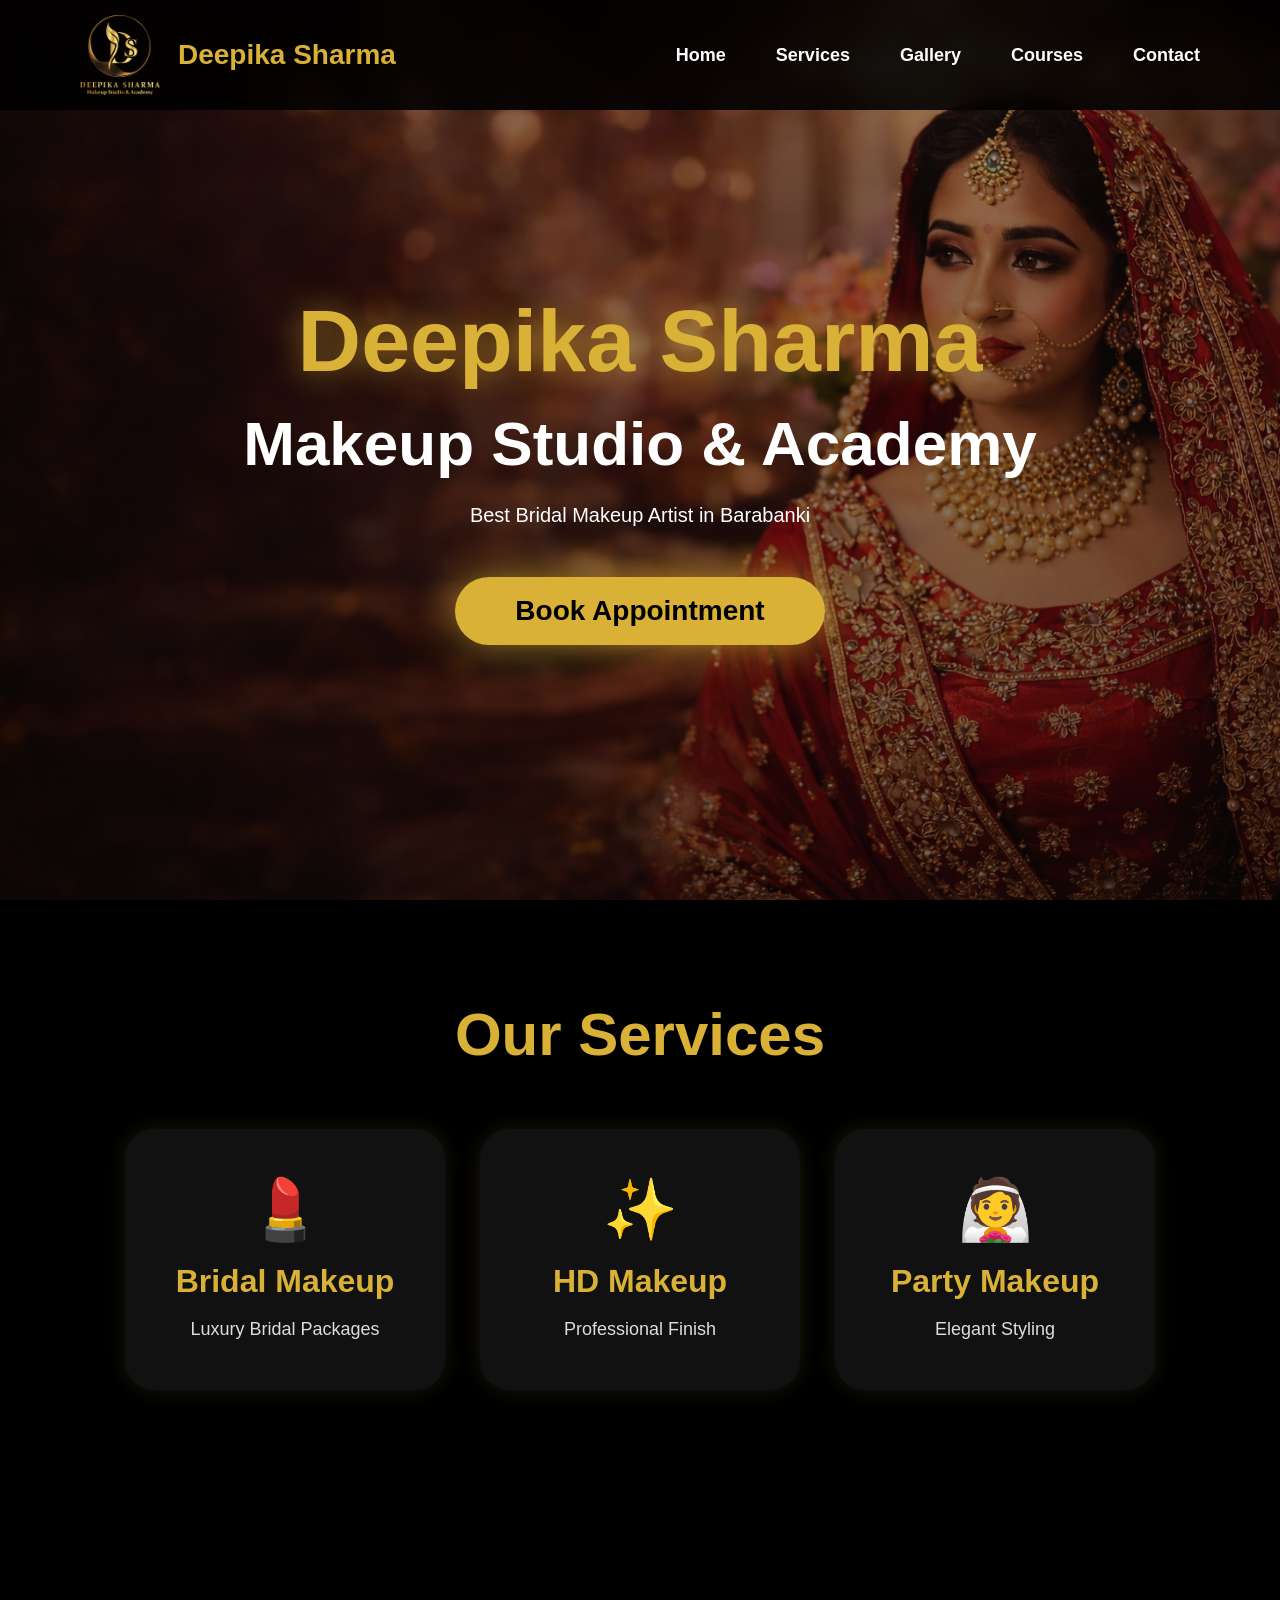
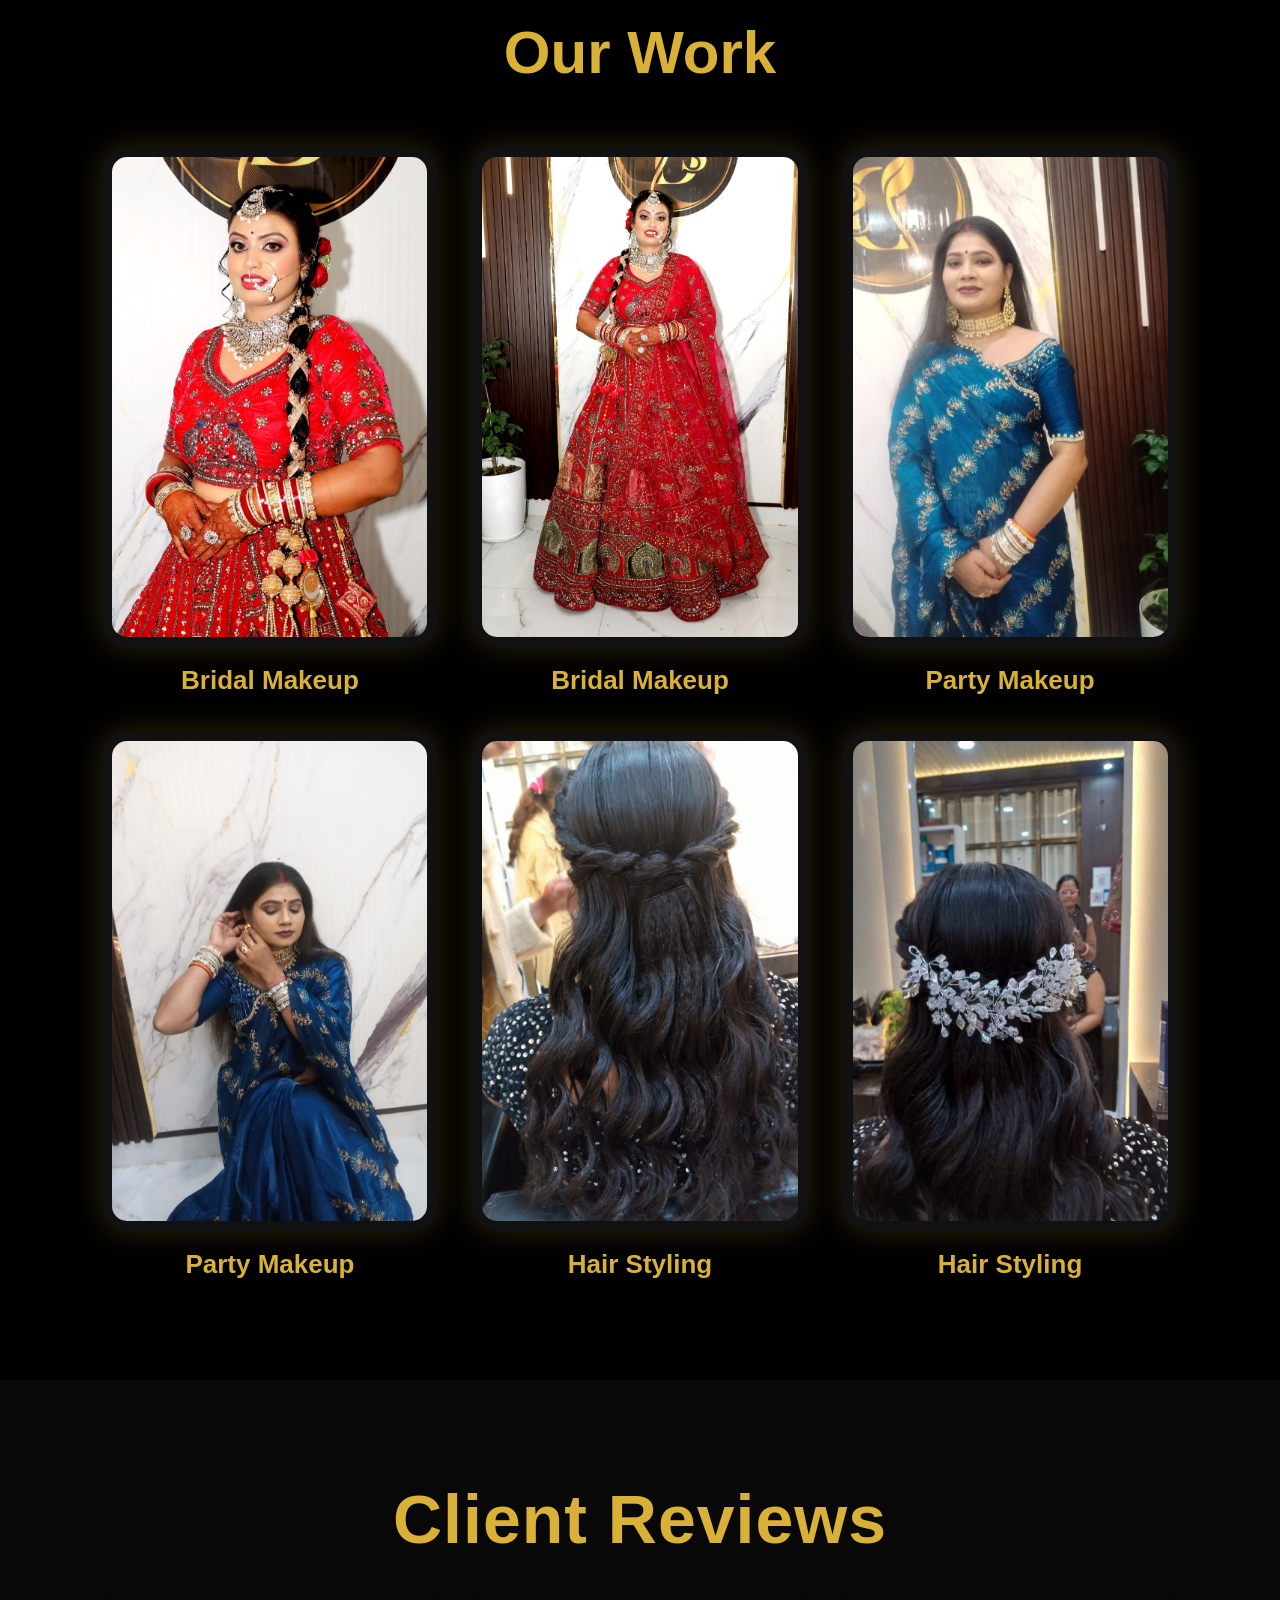
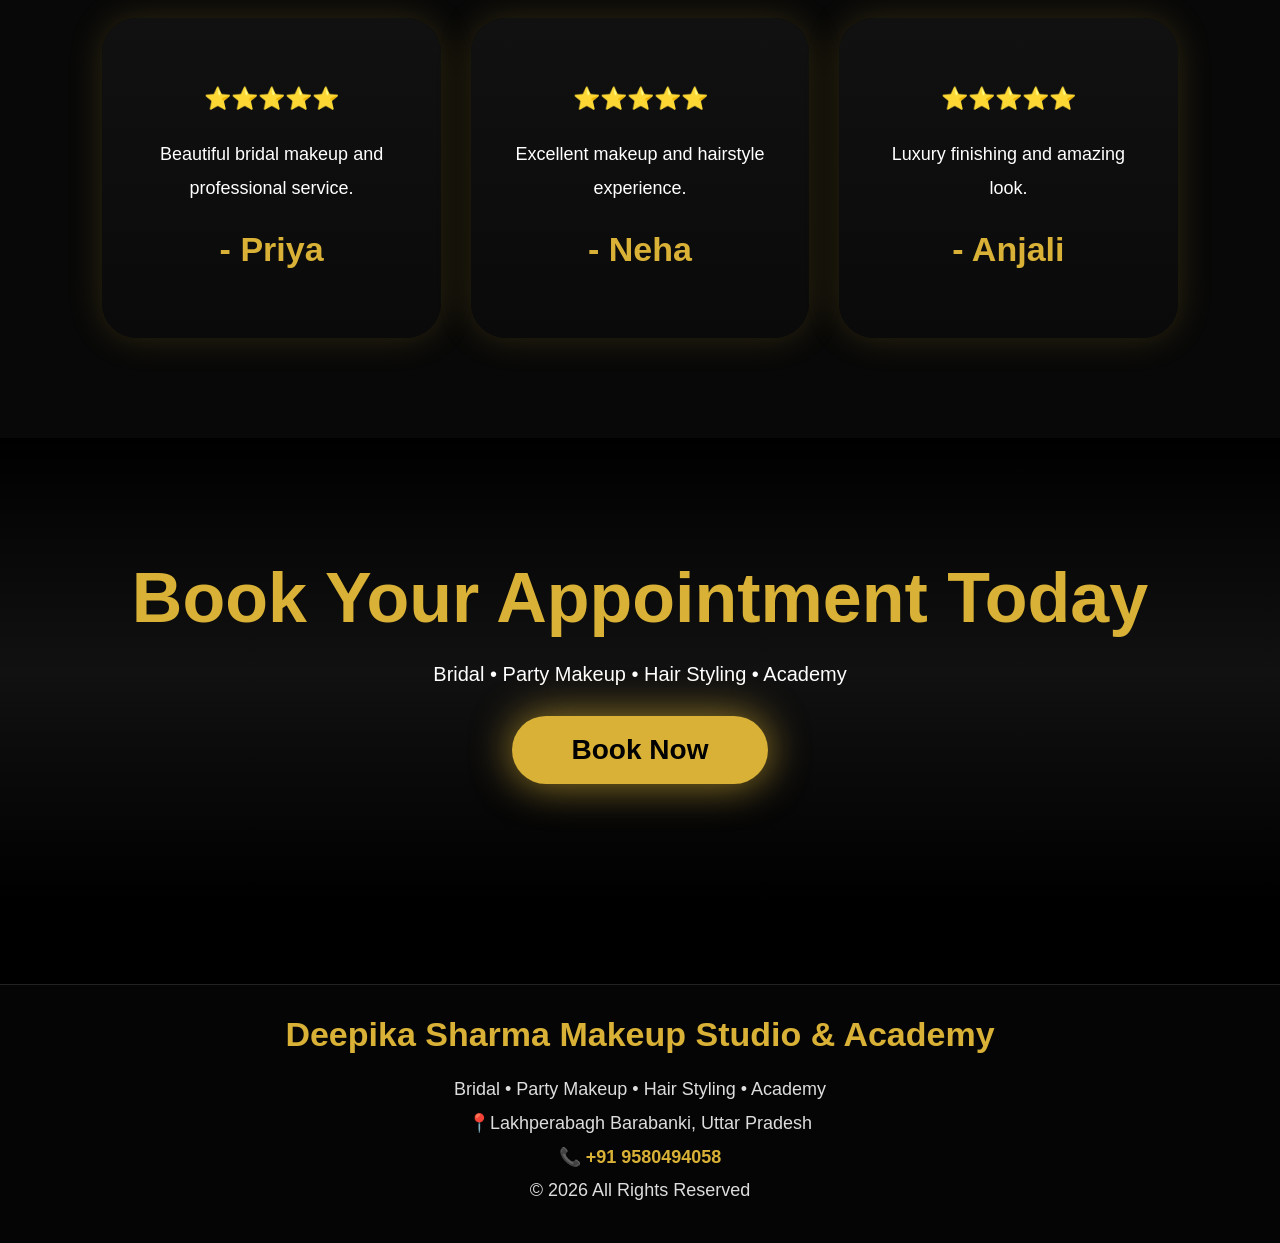
<file: index.html>
<!DOCTYPE html>
<html>

<head>
<meta property="og:title"
content="Deepika Sharma Makeup Studio & Academy">

<meta property="og:description"
content="Best Bridal Makeup Artist in Barabanki">

<meta property="og:image"
content="assets/images/logo.png">

<meta property="og:type"
content="website">
<head>

<title>Deepika Sharma Makeup Studio & Academy | Bridal Makeup Artist Barabanki</title>

<meta name="description"
content="Deepika Sharma Makeup Studio & Academy Barabanki. Bridal Makeup, Party Makeup, Hair Styling, Makeup Courses and Appointment Booking.">

<meta name="keywords"
content="Makeup Artist Barabanki, Bridal Makeup Barabanki, Party Makeup, Makeup Academy">

<meta name="viewport"
content="width=device-width, initial-scale=1.0">

<link rel="icon"
href="assets/images/logo.png"
type="image/png">

<link rel="stylesheet"
href="assets/css/style.css">

</head>

<body>

<!-- NAVBAR -->

<nav class="navbar">

<div class="logo">

<img src="assets/images/logo.png"
alt="Deepika Sharma Makeup Studio Logo">

<h2>Deepika Sharma</h2>

</div>

<ul class="nav-links">

<li><a href="#">Home</a></li>

<li><a href="services.html">Services</a></li>

<li><a href="gallery.html">Gallery</a></li>

<li><a href="academy.html">Courses</a></li>

<li><a href="contact.html">Contact</a></li>

</ul>

</nav>


<!-- HERO -->

<section class="hero">

<div class="hero-content">

<h1>Deepika Sharma</h1>

<h2>Makeup Studio & Academy</h2>

<p>Best Bridal Makeup Artist in Barabanki</p>

<a
href="appointment.html"
class="btn-gold">

Book Appointment

</a>

</div>

</section>

</body>

</html>
<section class="services">

<h2>Our Services</h2>

<div class="service-grid">

<div class="service-card">
💄
<h3>Bridal Makeup</h3>
<p>Luxury Bridal Packages</p>
</div>

<div class="service-card">
✨
<h3>HD Makeup</h3>
<p>Professional Finish</p>
</div>

<div class="service-card">
👰
<h3>Party Makeup</h3>
<p>Elegant Styling</p>
</div>

</div>

</section>
<h2>Our Work</h2>
<section class="gallery">

<h2>Our Work</h2>

<div class="gallery-grid home-gallery">

<div class="gallery-item">
<img src="./assets/images/bridal.jpg">
<p>Bridal Makeup</p>
</div>

<div class="gallery-item">
<img src="./assets/images/bridal2.jpg">
<p>Bridal Makeup</p>
</div>

<div class="gallery-item">
<img src="./assets/images/party.jpg">
<p>Party Makeup</p>
</div>

<div class="gallery-item">
<img src="./assets/images/party2.jpg">
<p>Party Makeup</p>
</div>

<div class="gallery-item">
<img src="./assets/images/hair.jpg">
<p>Hair Styling</p>
</div>

<div class="gallery-item">
<img src="./assets/images/hair2.jpg">
<p>Hair Styling</p>
</div>

</div>

</section>
<section class="reviews">

<h2>Client Reviews</h2>

<div class="review-grid">

<div class="review-card">
⭐⭐⭐⭐⭐
<p>Beautiful bridal makeup and professional service.</p>
<h4>- Priya</h4>
</div>

<div class="review-card">
⭐⭐⭐⭐⭐
<p>Excellent makeup and hairstyle experience.</p>
<h4>- Neha</h4>
</div>

<div class="review-card">
⭐⭐⭐⭐⭐
<p>Luxury finishing and amazing look.</p>
<h4>- Anjali</h4>
</div>

</div>

</section>

<section class="contact-strip">

<h2>Book Your Appointment Today</h2>

<p>
Bridal • Party Makeup • Hair Styling • Academy
</p>

<a href="appointment.html" class="btn-gold">
Book Now
</a>

</section>
</section>

<footer class="footer">

<h2>Deepika Sharma Makeup Studio & Academy</h2>

<p>
Bridal • Party Makeup • Hair Styling • Academy
</p>

<p>
📍Lakhperabagh Barabanki, Uttar Pradesh
</p>

<p>
📞 <a href="tel:+919580494058">
+91 9580494058
</a>
</p>
<p>
© 2026 All Rights Reserved
</p>

</footer>
</file>
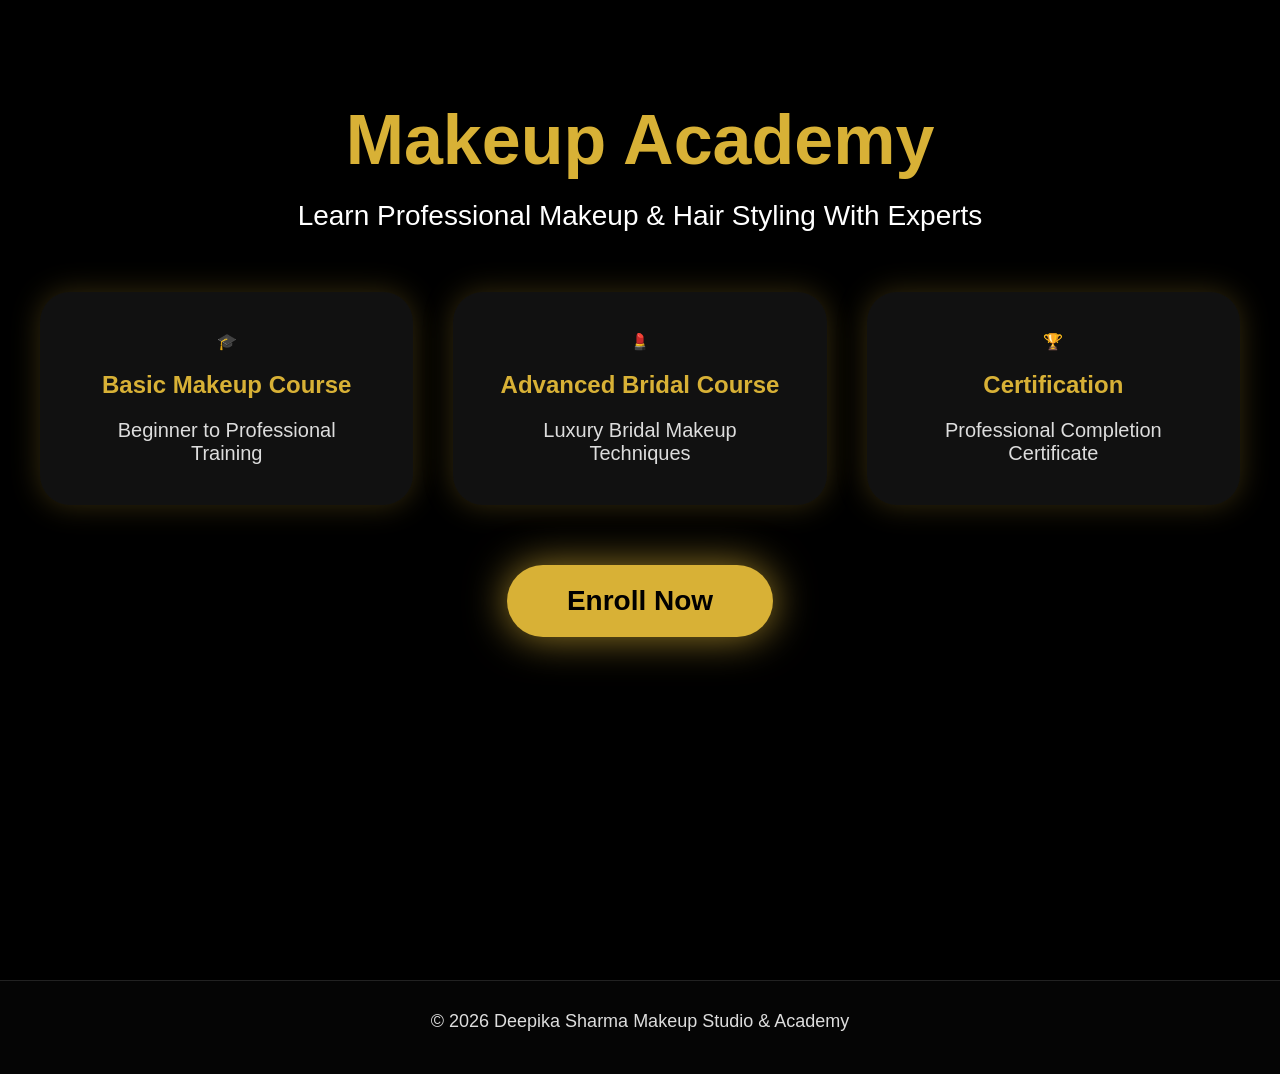
<file: academy.html>
<!DOCTYPE html>
<html>

<head>
<title>Academy</title>
<link rel="stylesheet" href="assets/css/style.css"> 
<link rel="icon"
href="assets/images/logo.png"
type="image/png">
</head>

<body>

<section class="academy-page">

<h1>Makeup Academy</h1>

<p class="academy-text">
Learn Professional Makeup & Hair Styling With Experts
</p>

<div class="academy-grid">

<div class="academy-card">
🎓
<h2>Basic Makeup Course</h2>
<p>Beginner to Professional Training</p>
</div>

<div class="academy-card">
💄
<h2>Advanced Bridal Course</h2>
<p>Luxury Bridal Makeup Techniques</p>
</div>

<div class="academy-card">
🏆
<h2>Certification</h2>
<p>Professional Completion Certificate</p>
</div>

</div>

<a href="contact.html" class="btn-gold">
Enroll Now
</a>

</section>
<footer class="footer">
<p>© 2026 Deepika Sharma Makeup Studio & Academy</p>
</footer>
</body>
</html>
</file>
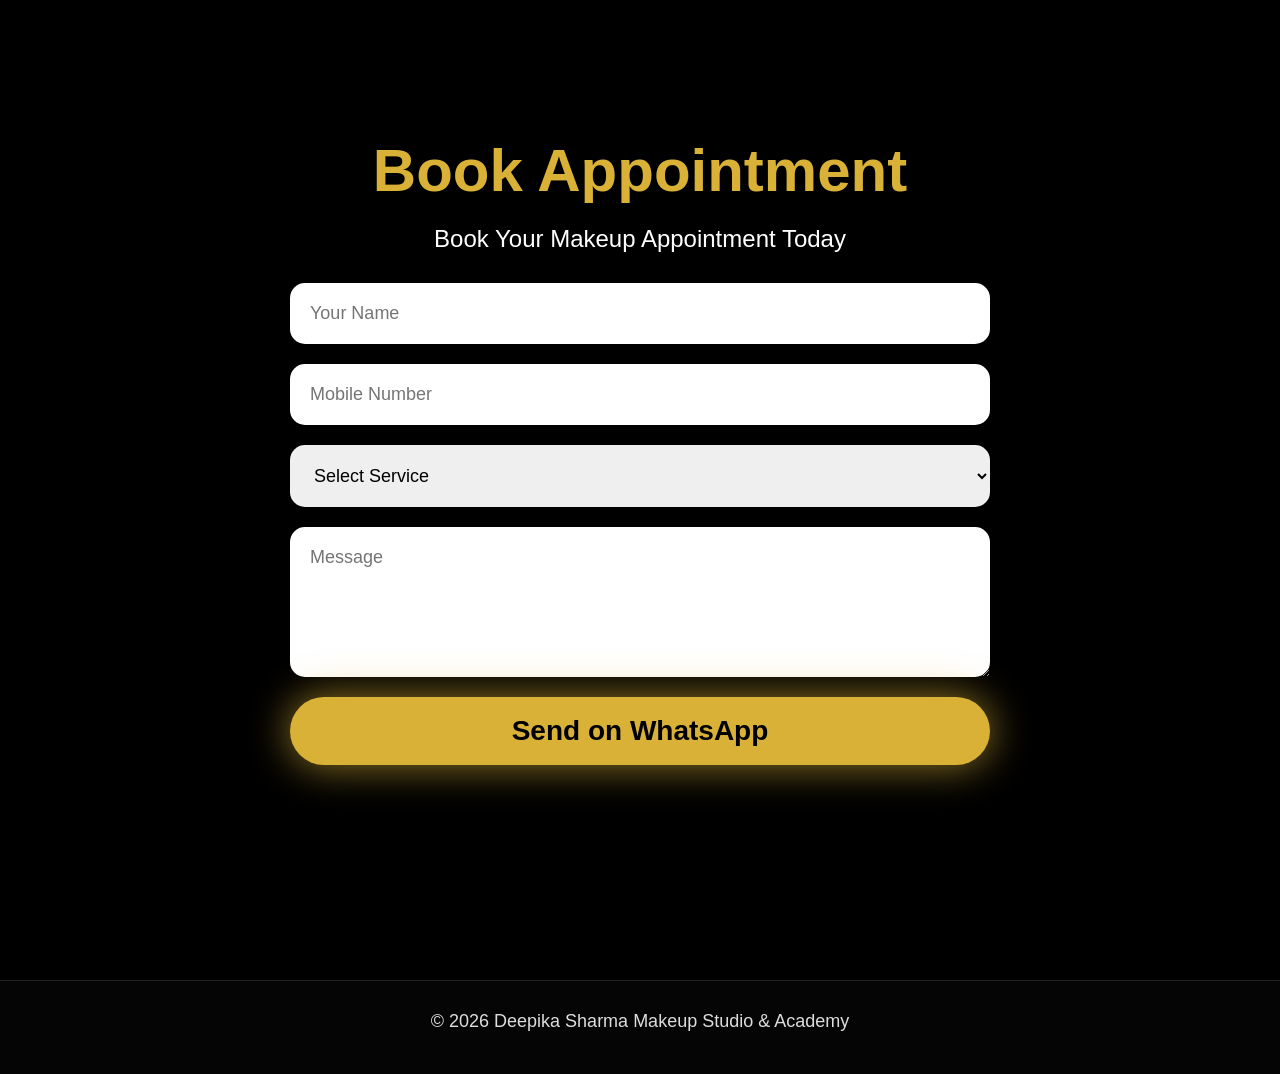
<file: appointment.html>
<!DOCTYPE html>
<html>

<head>

<title>Book Appointment</title>
<link rel="icon"
href="assets/images/logo.png"
type="image/png">
<link rel="stylesheet"
href="assets/css/style.css">

</head>

<body>

<section class="contact-page">

<h1>Book Appointment</h1>

<p>Book Your Makeup Appointment Today</p>

<form class="appointment-form">

<input type="text"
placeholder="Your Name"
required>

<input type="tel"
placeholder="Mobile Number"
required>

<select>

<option>Select Service</option>

<option>Bridal Makeup</option>

<option>Party Makeup</option>

<option>Hair Styling</option>

<option>HD Makeup</option>

<option>Photoshoot Makeup</option>

<option>Academy Training</option>

</select>

<textarea
placeholder="Message">
</textarea>

<a
href="https://wa.me/919580494058"
class="btn-gold">

Send on WhatsApp

</a>

</form>

</section>
<footer class="footer">
<p>© 2026 Deepika Sharma Makeup Studio & Academy</p>
</footer>
</body>

</html>
</file>
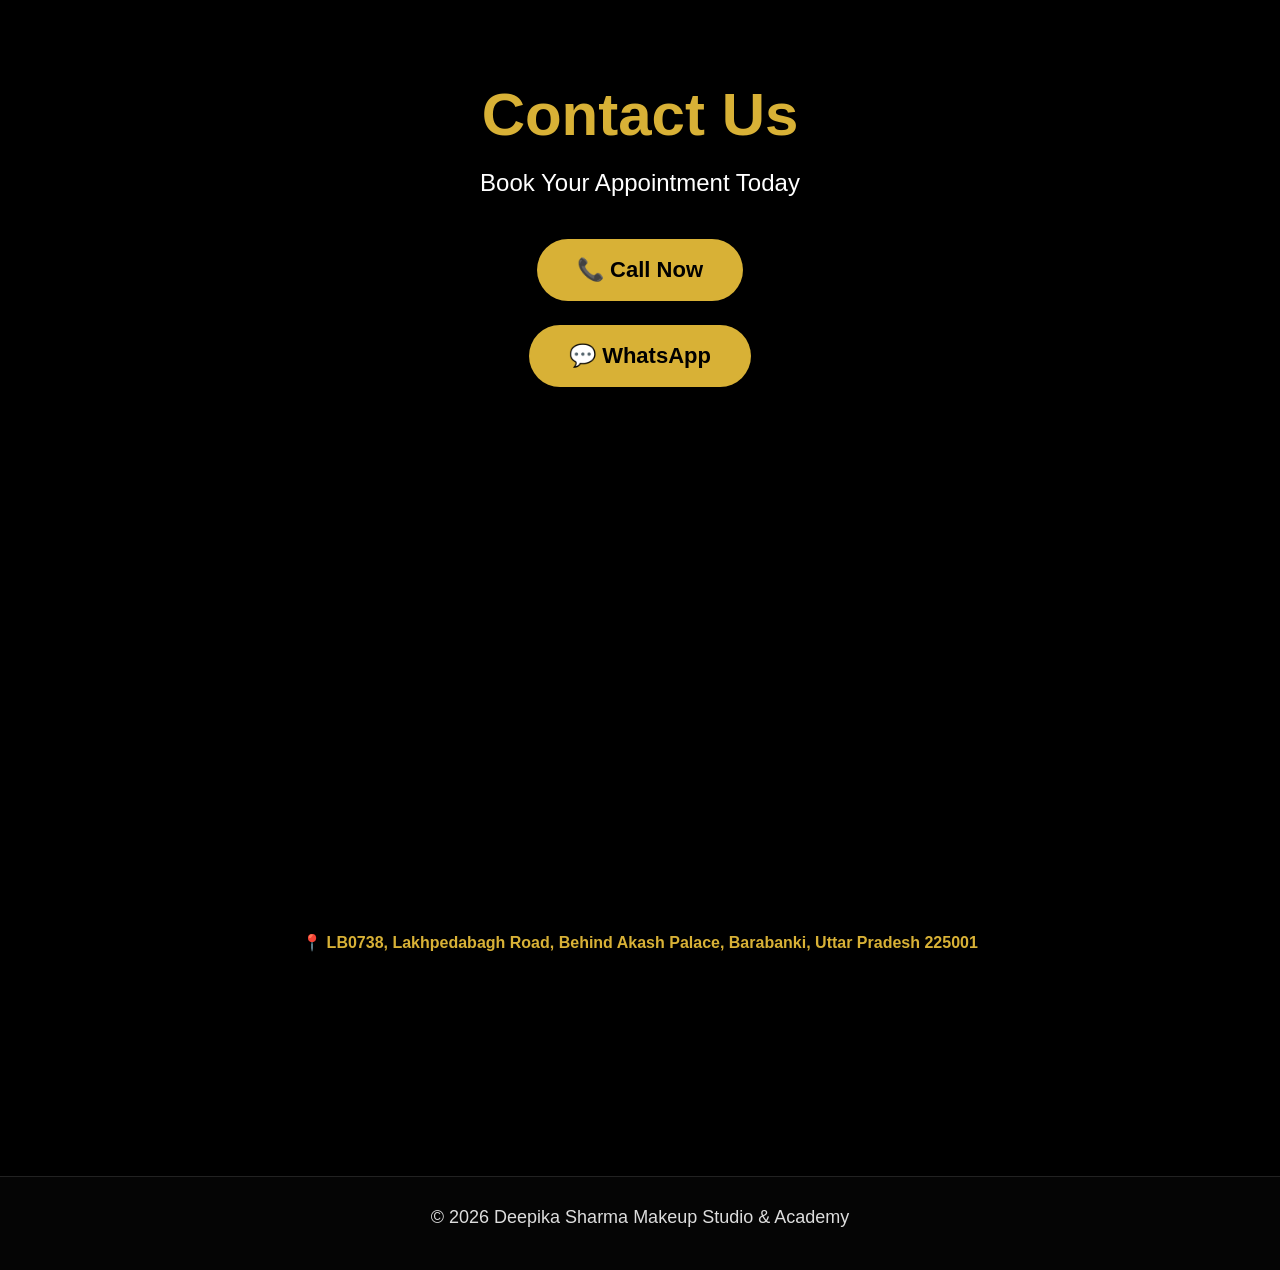
<file: contact.html>
<!DOCTYPE html>
<html>

<head>
<title>Contact Us</title>
<link rel="icon"
href="assets/images/logo.png"
type="image/png">
<link rel="stylesheet" href="assets/css/style.css">

</head>

<body>
<section class="contact-page">

<h1>Contact Us</h1>

<p>Book Your Appointment Today</p>

<a href="tel:+919580494058" class="contact-btn">
📞 Call Now
</a>

<a href="https://wa.me/919580494058" class="contact-btn">
💬 WhatsApp
</a>



<div class="map">

<iframe
src="https://maps.google.com/maps?q=Deepika%20Sharma%20Makeup%20Studio%20%26%20Academy%2C%20LB0738%2C%20Lakhpedabagh%20Rd%2C%20behind%20akash%20palace%2C%20Barabanki%2C%20Uttar%20Pradesh%20225001&output=embed"
width="100%"
height="450"
style="border:0;"
allowfullscreen=""
loading="lazy">
</iframe>

<p class="address">
📍 LB0738, Lakhpedabagh Road, Behind Akash Palace,
Barabanki, Uttar Pradesh 225001
</p>

</div>
</section>

<footer class="footer">
<p>© 2026 Deepika Sharma Makeup Studio & Academy</p>
</footer>

</body>
</html>
</file>
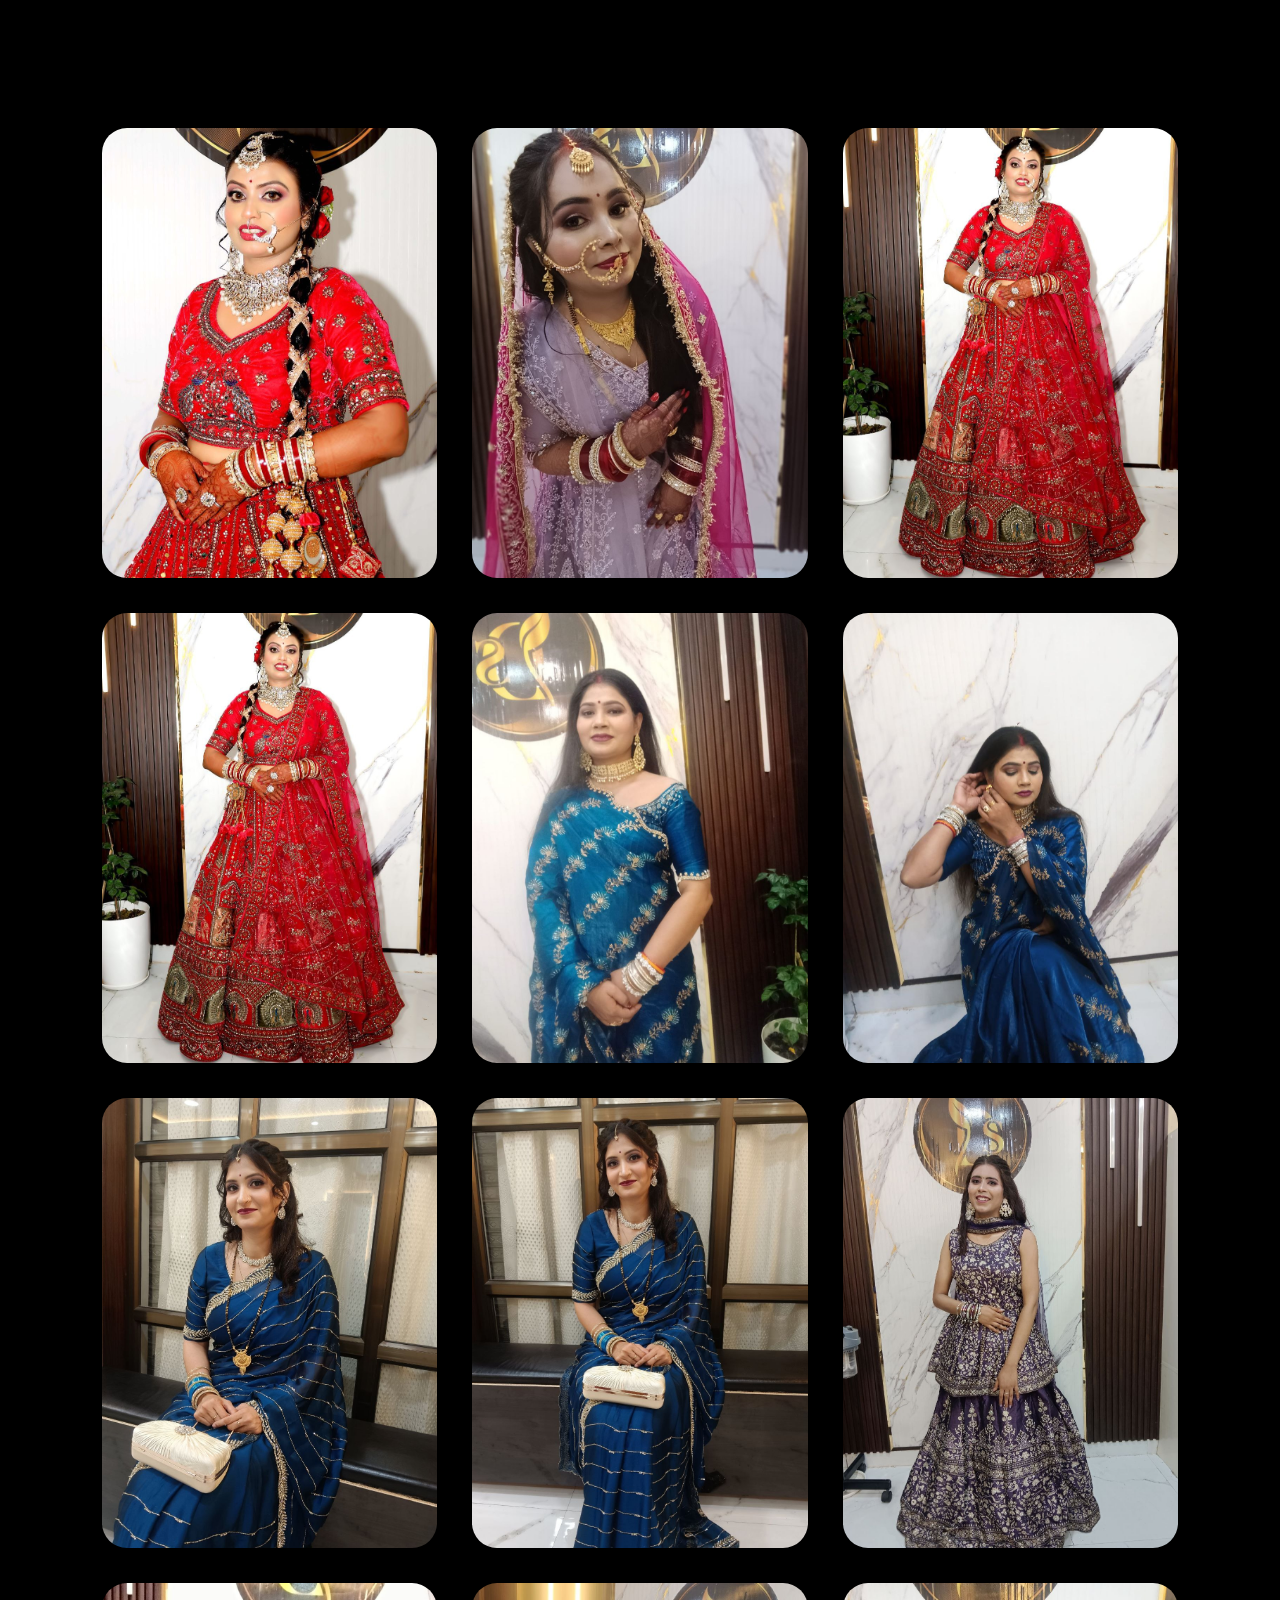
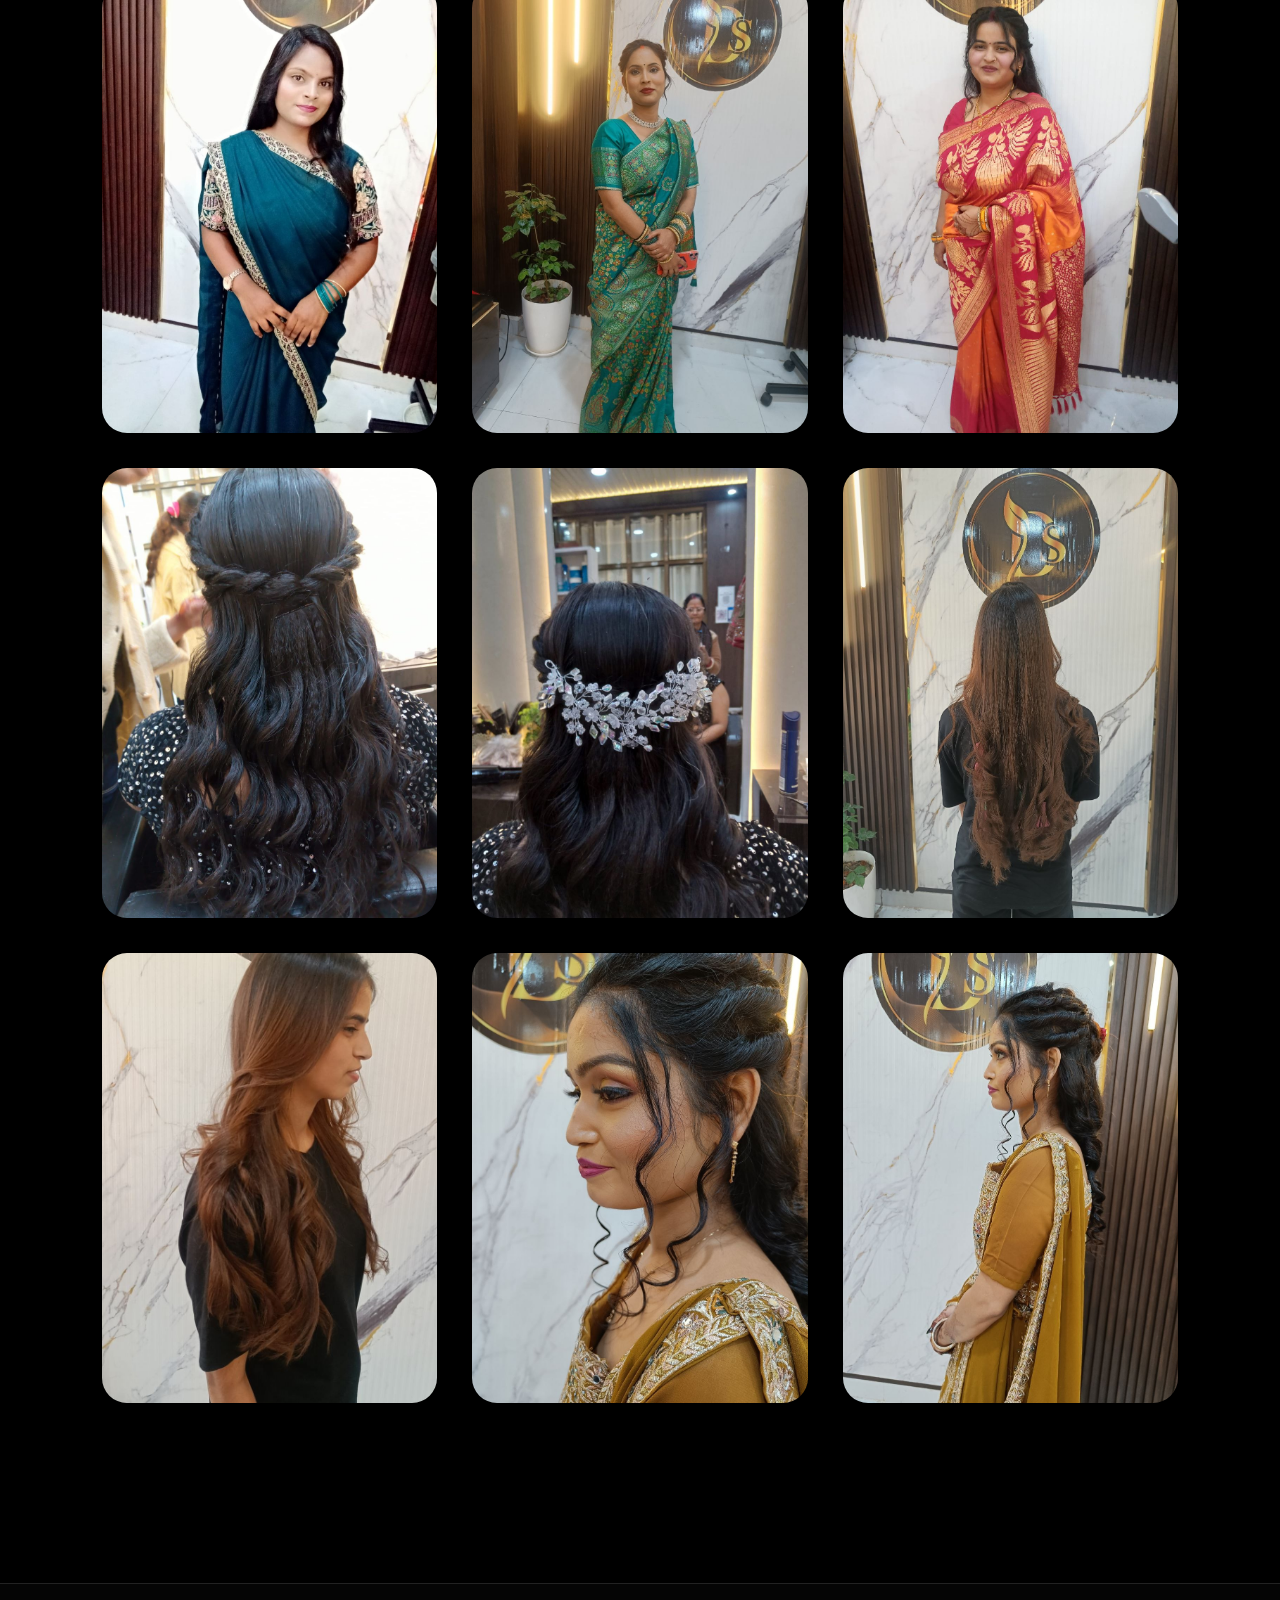
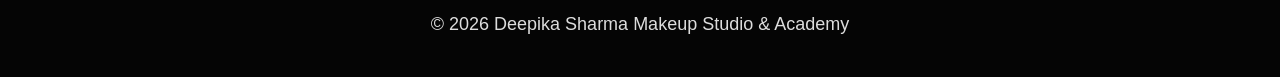
<file: gallery.html>
<!DOCTYPE html>
<html>

<head>

<title>Gallery</title>

<link rel="stylesheet" href="assets/css/style.css">
<head>

<title>Gallery</title>

<link rel="icon"
href="assets/images/logo.png"
type="image/png">

<link rel="stylesheet"
href="assets/css/style.css">

</head>
</head>

<body>

<section class="gallery">

<h1>Our Gallery</h1>

<div class="gallery-grid">

<img
src="assets/images/bridal.jpg"
alt="Bridal Makeup by Deepika Sharma Barabanki">
<img
src="assets/images/bridal3.jpg"
alt="Bridal Makeup by Deepika Sharma Barabanki">

<img
src="assets/images/bridal2.jpg"
alt="Bridal Makeup by Deepika Sharma Barabanki">
<img
src="assets/images/bridal4.jpg"
alt="Bridal Makeup by Deepika Sharma Barabanki">



<img
src="assets/images/party.jpg"
alt="Party Makeup by Deepika Sharma">

<img
src="assets/images/party2.jpg"
alt="Party Makeup by Deepika Sharma">
<img
src="assets/images/party3.jpg"
alt="Party Makeup by Deepika Sharma">
<img
src="assets/images/party4.jpg"
alt="Party Makeup by Deepika Sharma">
<img
src="assets/images/party5.jpg"
alt="Party Makeup by Deepika Sharma">
<img
src="assets/images/party6.jpg"
alt="Party Makeup by Deepika Sharma">
<img
src="assets/images/party7.jpg"
alt="Party Makeup by Deepika Sharma">
<img
src="assets/images/party8.jpg"
alt="Party Makeup by Deepika Sharma">







<img
src="assets/images/hair.jpg"
alt="Hair Styling by Deepika Sharma">


<img
src="assets/images/hair2.jpg"
alt="Hair Styling by Deepika Sharma">
<img
src="assets/images/hair3.jpg"
alt="Hair Styling by Deepika Sharma">
<img
src="assets/images/hair4.jpg"
alt="Hair Styling by Deepika Sharma">
<img
src="assets/images/hair5.jpg"
alt="Hair Styling by Deepika Sharma">
<img
src="assets/images/hair6.jpg"
alt="Hair Styling by Deepika Sharma">




</div>

</section>
<footer class="footer">
<p>© 2026 Deepika Sharma Makeup Studio & Academy</p>
</footer>
</body>

</html>
</file>
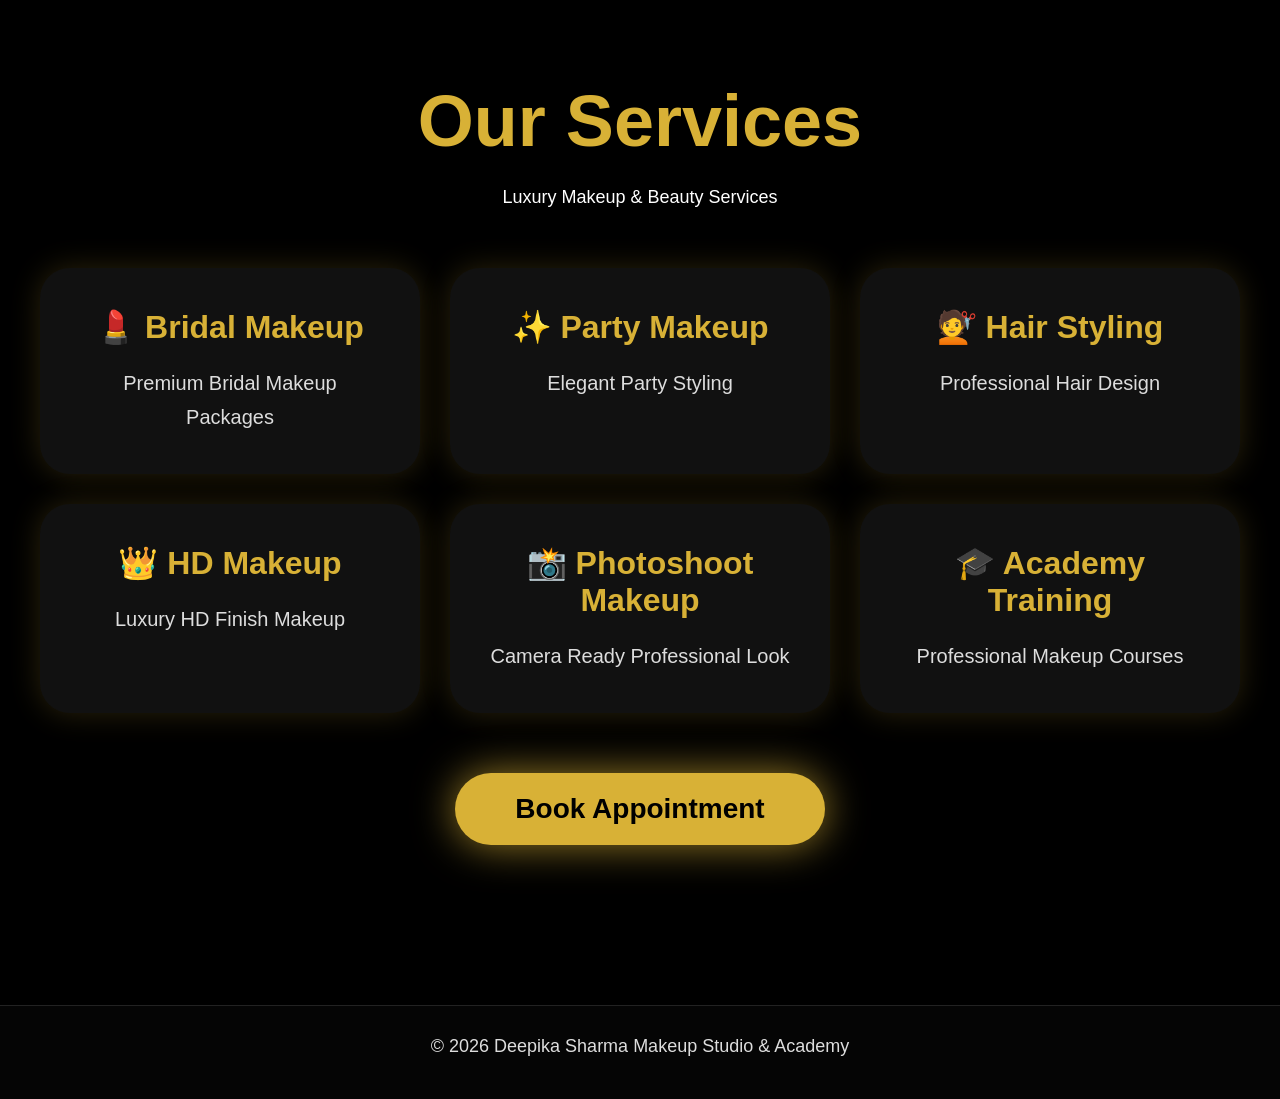
<file: services.html>
<!DOCTYPE html>
<html>

<head>

<title>Services</title>
<head>

<title>Services</title>

<link rel="icon"
href="assets/images/logo.png"
type="image/png">

<link rel="stylesheet"
href="assets/css/style.css">

</head>
<link rel="stylesheet"
href="assets/css/style.css">

</head>

<body>

<section class="services-page">

<h1>Our Services</h1>

<p class="service-sub">
Luxury Makeup & Beauty Services
</p>

<div class="services-grid">

<div class="service-box">
<h2>💄 Bridal Makeup</h2>
<p>Premium Bridal Makeup Packages</p>
</div>

<div class="service-box">
<h2>✨ Party Makeup</h2>
<p>Elegant Party Styling</p>
</div>

<div class="service-box">
<h2>💇 Hair Styling</h2>
<p>Professional Hair Design</p>
</div>

<div class="service-box">
<h2>👑 HD Makeup</h2>
<p>Luxury HD Finish Makeup</p>
</div>

<div class="service-box">
<h2>📸 Photoshoot Makeup</h2>
<p>Camera Ready Professional Look</p>
</div>

<div class="service-box">
<h2>🎓 Academy Training</h2>
<p>Professional Makeup Courses</p>
</div>

</div>

<a href="appointment.html"
class="btn-gold">

Book Appointment

</a>

</section>
<footer class="footer">
<p>© 2026 Deepika Sharma Makeup Studio & Academy</p>
</footer>
</body>

</html>
</file>
<file: assets/css/style.css>
*{
margin:0;
padding:0;
box-sizing:border-box;
font-family:Arial,sans-serif;
}

body{
background:#000;
overflow-x:hidden;
}

/* NAVBAR */

.navbar{

position:fixed;

top:0;
left:0;

width:100%;

height:110px;

display:flex;

justify-content:space-between;

align-items:center;

padding:0 80px;

background:rgba(0,0,0,.88);

backdrop-filter:blur(10px);

z-index:999;
}

.logo{

display:flex;

align-items:center;

gap:18px;
}

.logo img{

width:80px;

height:80px;

object-fit:contain;
}

.logo h2{

color:#d8b136;

font-size:28px;

font-weight:700;
}

.nav-links{

display:flex;

list-style:none;

gap:50px;
}

.nav-links a{

color:white;

text-decoration:none;

font-size:18px;

font-weight:600;

transition:.3s;
}

.nav-links a:hover{

color:#d8b136;
}


/* HERO */

.hero{

width:100%;

height:100vh;

display:flex;

justify-content:center;

align-items:center;

text-align:center;

position:relative;

overflow:hidden;

padding-top:110px;

/* IMAGE */

background:
linear-gradient(
rgba(0,0,0,.38),
rgba(0,0,0,.55)
),
url("../images/hero.png");

background-size:cover;

background-position:center center;

background-repeat:no-repeat;
}


/* CONTENT */

.hero-content{

width:100%;

max-width:900px;

padding:20px;

transform:translateY(-35px);
}

.hero-content h1{

font-size:88px;

line-height:1.05;

margin-bottom:20px;

color:#d8b136;

text-shadow:
0 0 30px rgba(216,177,54,.55);
}

.hero-content h2{

font-size:62px;

line-height:1.15;

color:#fff;

margin-bottom:25px;
}

.hero-content p{

font-size:20px;

color:#fff;

margin-bottom:50px;
}


/* BUTTON */

.btn-gold{

display:inline-block;

padding:24px 65px;

background:#d8b136;

color:#000;

text-decoration:none;

font-size:20px;

font-weight:800;

border-radius:80px;

box-shadow:
0 0 45px rgba(216,177,54,.85);

transition:.3s;
}

.btn-gold:hover{

transform:translateY(-4px);

box-shadow:
0 0 60px rgba(216,177,54,1);
}


/* MOBILE */

@media(max-width:768px){

.navbar{

height:auto;

padding:20px;

flex-direction:column;

gap:20px;
}

.nav-links{

gap:20px;

flex-wrap:wrap;

justify-content:center;
}

.logo h2{

font-size:20px;
}

.hero{

height:100vh;

padding-top:140px;
}

.hero-content{

width:100%;

max-width:900px;

padding:20px;

transform:translateY(-80px);
}

.hero{

background-position:right center;
}
.hero-content h1{

font-size:50px;
}

.hero-content h2{

font-size:34px;
}

.hero-content p{

font-size:18px;
}

.btn-gold{

padding:18px 40px;

font-size:18px;
}

}
/* SERVICES */

.services{

padding:100px 40px;

background:#000;

text-align:center;

}

.services h2{

font-size:60px;

color:#d8b136;

margin-bottom:60px;

}

.service-grid{

display:flex;

justify-content:center;

align-items:center;

gap:35px;

flex-wrap:wrap;

}

.service-card{

width:320px;

background:#111;

padding:45px 30px;

border-radius:30px;

color:white;

transition:.4s;

box-shadow:
0 0 20px rgba(216,177,54,.12);

}

.service-card:hover{

transform:
translateY(-10px);

box-shadow:
0 0 40px rgba(216,177,54,.35);

}

.service-card{

font-size:60px;

}

.service-card h3{

margin-top:18px;

font-size:32px;

color:#d8b136;

}

.service-card p{

margin-top:14px;

font-size:18px;

color:#ddd;

line-height:1.7;

}

@media(max-width:768px){

.services h2{

font-size:40px;

}

.service-card{

width:100%;
}

}
/* GALLERY */

.gallery{

padding:100px 40px;

background:#050505;

text-align:center;

}

.gallery h2{

font-size:60px;

color:#d8b136;

margin-bottom:60px;

}

.gallery-grid{

display:grid;

grid-template-columns:
repeat(3,1fr);

gap:30px;

max-width:1200px;

margin:auto;

}

.gallery-grid img{

width:100%;

height: 450px;


object-fit:cover;

border-radius:25px;


transition:.4s;

}

.gallery-grid img:hover{

transform:scale(1.03);

}

@media(max-width:768px){

.gallery-grid{

grid-template-columns:1fr;

}

}
/* GALLERY */

/* ================= GALLERY FINAL ================= */

.gallery{

padding:100px 8%;

background:#000;

text-align:center;

}

.gallery h2{

font-size:60px;

color:#d8b136;

margin-bottom:60px;

}

.gallery-grid{

display:grid;

grid-template-columns:
repeat(3,1fr);

gap:35px;

max-width:1400px;

margin:auto;

}

.gallery-item{

text-align:center;

}

.gallery-item img{

width:100%;

height:420px;

/* IMAGE CUT NA HO */

object-fit:contain;

background:#111;

padding:10px;

border-radius:30px;

display:block;

box-shadow:
0 0 30px rgba(216,177,54,.20);

transition:.35s;

}

.gallery-item img:hover{

transform:scale(1.03);

box-shadow:
0 0 50px rgba(216,177,54,.6);

}

.gallery-item p{

margin-top:18px;

font-size:26px;

font-weight:700;

color:#d8b136;

}

/* MOBILE */

@media(max-width:768px){

.gallery{

padding:70px 20px;

}

.gallery h2{

font-size:60px;

color:#d8b136;

text-align:center;

margin-bottom:50px;

}

.gallery-item img{

height:320px;

}

.gallery-item p{

font-size:22px;

}
.gallery-grid{
grid-template-columns:1fr 1fr;
gap:15px;
padding:20px;
}

.gallery-item img{
width:100%;
height:220px;
object-fit:cover;
border-radius:20px;
}

}
/* REVIEWS */

.reviews{

padding:100px 8%;

background:#080808;

text-align:center;

}

.reviews h2{

font-size:55px;

color:#d8b136;

margin-bottom:60px;

}

.review-grid{

display:grid;

grid-template-columns:
repeat(3,1fr);

gap:30px;

}

.review-card{

background:#111;

padding:40px;

border-radius:30px;

color:white;

font-size:22px;

box-shadow:
0 0 30px rgba(216,177,54,.15);

transition:.3s;

}

.review-card:hover{

transform:translateY(-10px);

}

.review-card p{

margin:20px 0;

line-height:1.8;

}

.review-card h4{

color:#d8b136;

}

@media(max-width:768px){

.review-grid{

grid-template-columns:1fr;

}

}
.review-card{

background:linear-gradient(
180deg,
#111,
#0a0a0a
);

padding:55px 35px;

border-radius:35px;

min-height:320px;

display:flex;

flex-direction:column;

justify-content:center;

align-items:center;

box-shadow:
0 0 35px rgba(216,177,54,.18);

transition:.4s;

}

.review-card:hover{

transform:
translateY(-12px);

box-shadow:
0 0 60px rgba(216,177,54,.45);

}

.review-card p{

font-size:18px;

line-height:1.9;

margin:25px 0;

}

.review-card h4{

font-size:34px;

color:#d8b136;

}

.reviews h2{

font-size:68px;

letter-spacing:1px;

}
.contact-strip{

padding:120px 20px;

text-align:center;

background:
linear-gradient(
180deg,
#000,
#111,
#000
);

}

.contact-strip h2{

font-size:62px;

color:#d8b136;

margin-bottom:20px;

}

.contact-strip p{

font-size:24px;

color:white;

margin-bottom:40px;

}

@media(max-width:768px){

.contact-strip h2{

font-size:40px;

}

.contact-strip p{

font-size:18px;

}

}
/* BOOK SECTION */

.booking{

padding:120px 20px;

text-align:center;

background:#050505;

}

.booking h2{

font-size:58px;

color:#d8b136;

margin-bottom:20px;

}

.booking p{

color:white;

font-size:24px;

margin-bottom:45px;

}

.btn-book{

display:inline-block;

padding:22px 65px;

background:#d8b136;

color:#000;

font-size:22px;

font-weight:700;

text-decoration:none;

border-radius:60px;

transition:.3s;

box-shadow:
0 0 40px rgba(216,177,54,.5);

}

.btn-book:hover{

transform:translateY(-6px);

box-shadow:
0 0 60px rgba(216,177,54,.9);

}

@media(max-width:768px){

.booking h2{

font-size:38px;

}

.booking p{

font-size:18px;

}

}
.footer{

padding:50px 20px;

background:#000;

text-align:center;

border-top:1px solid rgba(216,177,54,.25);

}

.footer h2{

color:#d8b136;

font-size:34px;

margin-bottom:25px;

}

.footer p{

color:#ddd;

font-size:18px;

margin-bottom:12px;

}
.footer a{
color:#d8b136;
text-decoration:none;
font-weight:600;
}

.footer a:hover{
color:#fff;
}

.contact-strip{
padding:120px 20px;
text-align:center;
}

.contact-strip h2{
font-size:70px;
color:#d8b136;
margin-bottom:25px;
}

.contact-strip p{
font-size:20px;
color:white;
margin-bottom:30px;
}

.btn-gold{
display:inline-block;
padding:18px 60px;
background:#d8b136;
color:black;
border-radius:50px;
font-size:28px;
font-weight:700;
text-decoration:none;
box-shadow:0 0 40px rgba(216,177,54,.7);
}

.btn-gold:hover{
transform:scale(1.05);
}
.contact-page{
min-height:100vh;
background:#000;
color:white;

display:flex;
flex-direction:column;
align-items:center;
justify-content:center;

text-align:center;
padding:80px 20px;
}

.contact-page h1{
font-size:60px;
color:#d8b136;
margin-bottom:20px;
}
/* CONTACT PAGE FINAL */

.contact-page div{
display:flex;
justify-content:center;
gap:20px;
flex-wrap:wrap;
margin-bottom:40px;
}

.map{
margin-top:30px;
}

.address{
color:#d8b136;
font-size:24px;
text-align:center;
margin-top:20px;
font-weight:600;
line-height:1.6;
}

.contact-page p{
font-size:24px;
margin-bottom:30px;
}

.contact-btn{
display:inline-block;

padding:18px 40px;

margin:12px;

background:#d8b136;

color:black !important;

text-decoration:none;

border-radius:50px;

font-size:22px;

font-weight:700;
}

.map iframe{
width:900px;
max-width:95%;

height:420px;

border-radius:25px;

border:none;

margin-top:40px;
}
.map p{
font-size:16px;
color:#d8b136;

text-align:center;

max-width:900px;

margin:20px auto;

line-height:1.7;
}
/* ACADEMY PAGE */

.academy-page{
min-height:100vh;
background:#000;
color:white;

display:flex;
flex-direction:column;

align-items:center;

padding:100px 20px;

text-align:center;
}

.academy-page h1{
font-size:70px;
color:#d8b136;

margin-bottom:20px;
}

.academy-text{
font-size:28px;

margin-bottom:60px;
}

.academy-grid{

display:grid;

grid-template-columns:
repeat(auto-fit,minmax(300px,1fr));

gap:40px;

width:100%;

max-width:1200px;
}

.academy-card{

background:#111;

padding:40px;

border-radius:30px;

box-shadow:
0 0 30px rgba(216,177,54,.25);

}

.academy-card h2{

color:#d8b136;

margin-top:20px;

margin-bottom:20px;
}

.academy-card p{

color:#ddd;

font-size:20px;

}

.academy-page .btn-gold{

margin-top:60px;

padding:20px 60px;

display:inline-block;

}
/* SERVICES PAGE */

.services-page{

background:#000;

min-height:100vh;

padding:100px 30px;

text-align:center;

color:white;

}

.services-page h1{

font-size:70px;

color:#d8b136;

margin-bottom:20px;

}

.service-sub{

font-size:28px;

color:white;

margin-bottom:60px;

}

.services-grid{

display:grid;

grid-template-columns:
repeat(auto-fit,minmax(300px,1fr));

gap:30px;

max-width:1100px;

margin:auto;

}

.service-box{

background:#111;

padding:40px;

border-radius:30px;

text-align:center;

box-shadow:
0 0 30px rgba(216,177,54,.2);

}

.service-box h2{

color:#d8b136;

font-size:32px;

margin-bottom:20px;

}

.service-box p{

color:#ddd;

font-size:20px;

line-height:1.7;

}

.service-box:hover{

transform:
translateY(-10px);

transition:.3s;

box-shadow:
0 0 50px rgba(216,177,54,.5);

}

.services-page .btn-gold{

display:inline-block;

margin-top:60px;

padding:20px 60px;

}
.services-page{

padding:80px 20px;

}

.services-page h1{

font-size:72px;

margin-bottom:25px;

}

.service-sub{

font-size:18px;

margin-bottom:60px;

}

.services-grid{

max-width:1200px;

}

@media(max-width:1024px){

.services-page h1{
font-size:56px;
}

}

@media(max-width:768px){

.services-page h1{
font-size:42px;
}

.services-grid{
grid-template-columns:1fr;
}

.service-box{
padding:30px;
}

}
.appointment-form{

display:flex;

flex-direction:column;

gap:20px;

width:100%;

max-width:700px;

}

.appointment-form input,
.appointment-form select,
.appointment-form textarea{

padding:20px;

border-radius:15px;

border:none;

font-size:18px;

}

.appointment-form textarea{

height:150px;

}
/* MOBILE RESPONSIVE */
@media (max-width:768px){

.appointment-page{
padding:90px 20px 40px;
}

.appointment-page h1{
font-size:42px;
margin-bottom:10px;
}

.appointment-page p{
font-size:16px;
margin-bottom:25px;
}

.appointment-form{
gap:18px;
}

.appointment-form input,
.appointment-form select,
.appointment-form textarea{
padding:18px;
font-size:16px;
}

.appointment-form textarea{
height:80px;
}

.appointment-form .btn-gold{
padding:14px;
font-size:16px;
}

}
@media (max-width:768px){

.navbar{
padding:15px 20px;
height:auto;
flex-wrap:wrap;
}

.logo-text{
font-size:18px;
}

.nav-links{
display:flex;
gap:15px;
flex-wrap:wrap;
justify-content:center;
}
.hero{
padding-top:120px;
padding-left:20px;
padding-right:20px;
}

.hero-content{
max-width:100%;
}
.nav-links{
gap:10px;
}

.nav-links a{
font-size:12px;
}

.hero h1{
font-size:34px;
line-height:1.1;
}

.hero h2{
font-size:18px;
line-height:1.3;
}

.hero p{
font-size:11px;
}

.btn-gold{
padding:14px 32px;
font-size:18px;
}

}
.footer{
margin-top:80px;
padding:30px;
text-align:center;

color:#ffffff;

background:#050505;

font-size:18px;

border-top:1px solid #222;
}
.home-gallery img{

width:100%;

height:500px;

object-fit:cover;
object-position:center top;

border-radius:25px;
transition:.4s;

}
</file>
